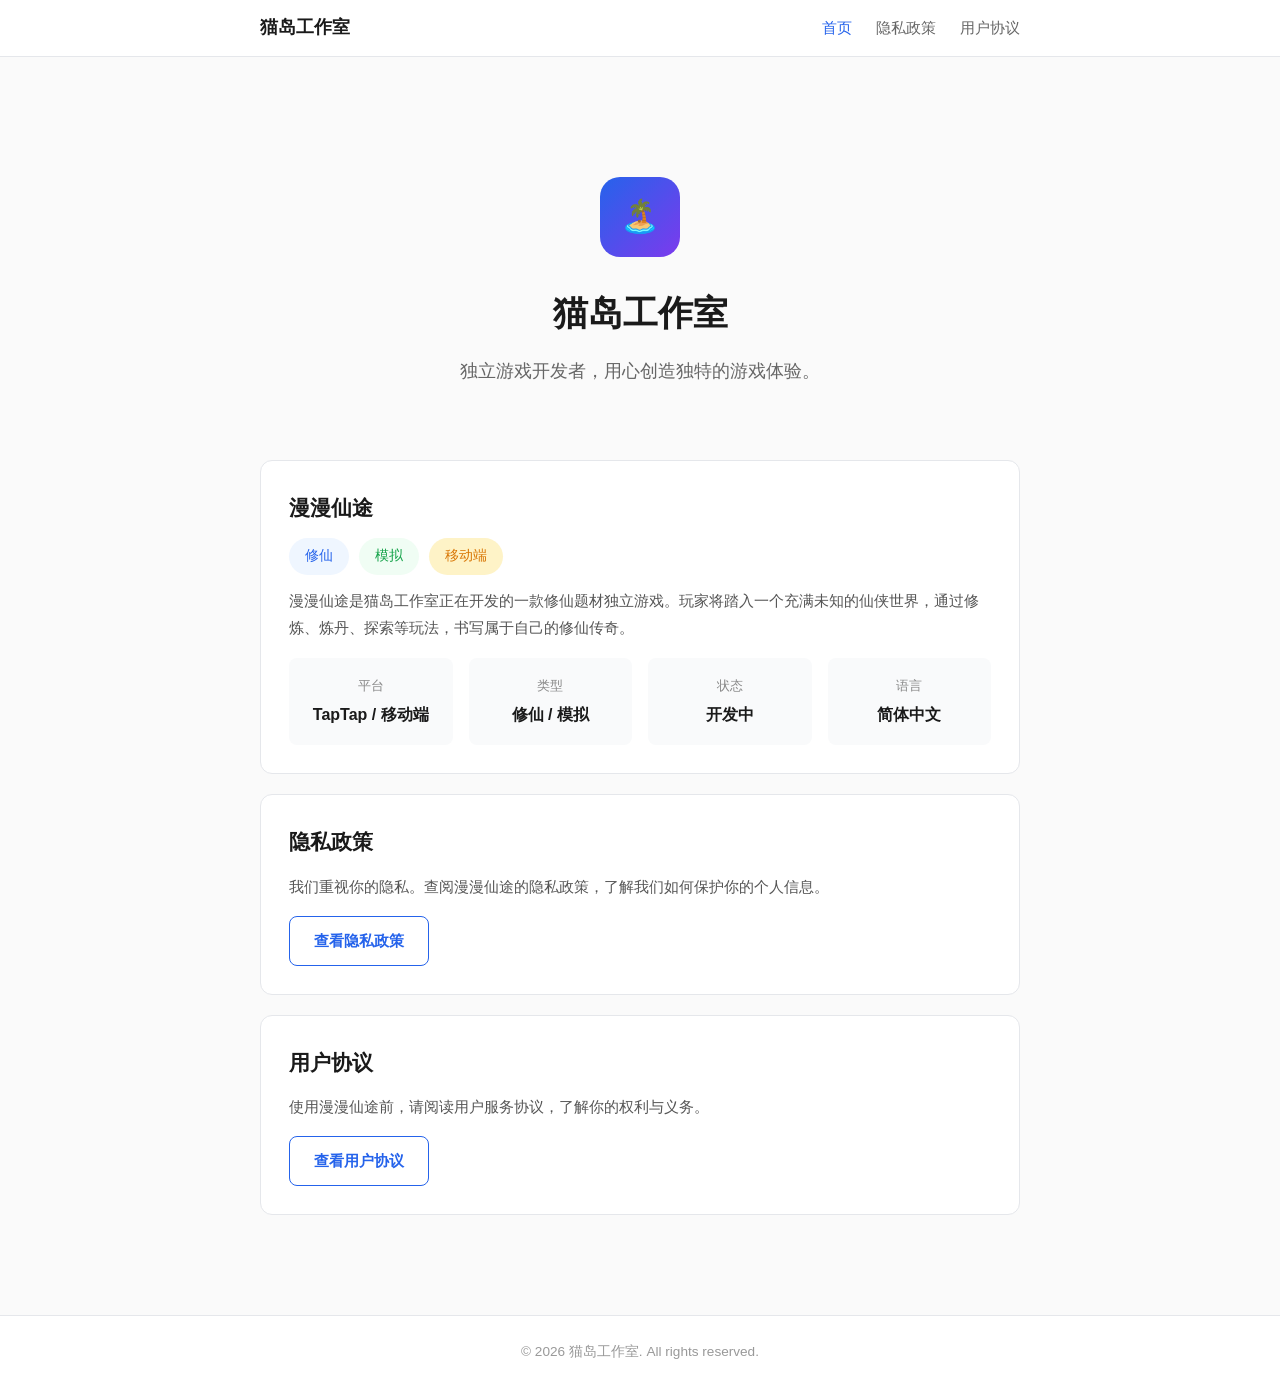
<file: index.html>
<!DOCTYPE html>
<html lang="zh-CN">
<head>
  <meta charset="UTF-8">
  <meta name="viewport" content="width=device-width, initial-scale=1.0">
  <title>猫岛工作室</title>
  <link rel="stylesheet" href="assets/css/style.css">
</head>
<body>

  <nav class="nav">
    <div class="nav-inner">
      <a href="index.html" class="nav-logo">猫岛工作室</a>
      <ul class="nav-links">
        <li><a href="index.html" class="active">首页</a></li>
        <li><a href="privacy.html">隐私政策</a></li>
        <li><a href="terms.html">用户协议</a></li>
      </ul>
    </div>
  </nav>

  <main class="main">

    <section class="hero">
      <div class="hero-icon">🏝️</div>
      <h1>猫岛工作室</h1>
      <p>独立游戏开发者，用心创造独特的游戏体验。</p>
    </section>

    <!-- 游戏项目 -->
    <section class="card">
      <h2>漫漫仙途</h2>
      <p style="margin-bottom: 12px;">
        <span class="hero-badge">修仙</span>
        <span class="hero-badge" style="background: #f0fdf4; color: #16a34a; margin-left: 6px;">模拟</span>
        <span class="hero-badge" style="background: #fef3c7; color: #d97706; margin-left: 6px;">移动端</span>
      </p>
      <p>漫漫仙途是猫岛工作室正在开发的一款修仙题材独立游戏。玩家将踏入一个充满未知的仙侠世界，通过修炼、炼丹、探索等玩法，书写属于自己的修仙传奇。</p>
      <div class="info-grid">
        <div class="info-item">
          <div class="label">平台</div>
          <div class="value">TapTap / 移动端</div>
        </div>
        <div class="info-item">
          <div class="label">类型</div>
          <div class="value">修仙 / 模拟</div>
        </div>
        <div class="info-item">
          <div class="label">状态</div>
          <div class="value">开发中</div>
        </div>
        <div class="info-item">
          <div class="label">语言</div>
          <div class="value">简体中文</div>
        </div>
      </div>
    </section>

    <!-- 隐私政策 -->
    <section class="card">
      <h2>隐私政策</h2>
      <p>我们重视你的隐私。查阅漫漫仙途的隐私政策，了解我们如何保护你的个人信息。</p>
      <p style="margin-top: 16px;">
        <a href="privacy.html" class="btn btn-outline">查看隐私政策</a>
      </p>
    </section>
<!-- 用户协议 -->
    <section class="card">
      <h2>用户协议</h2>
      <p>使用漫漫仙途前，请阅读用户服务协议，了解你的权利与义务。</p>
      <p style="margin-top: 16px;">
        <a href="terms.html" class="btn btn-outline">查看用户协议</a>
      </p>
    </section>

    

  </main>

  <footer class="footer">
    <p>&copy; 2026 猫岛工作室. All rights reserved.</p>
  </footer>

  <script src="assets/js/main.js"></script>
</body>
</html>
</file>
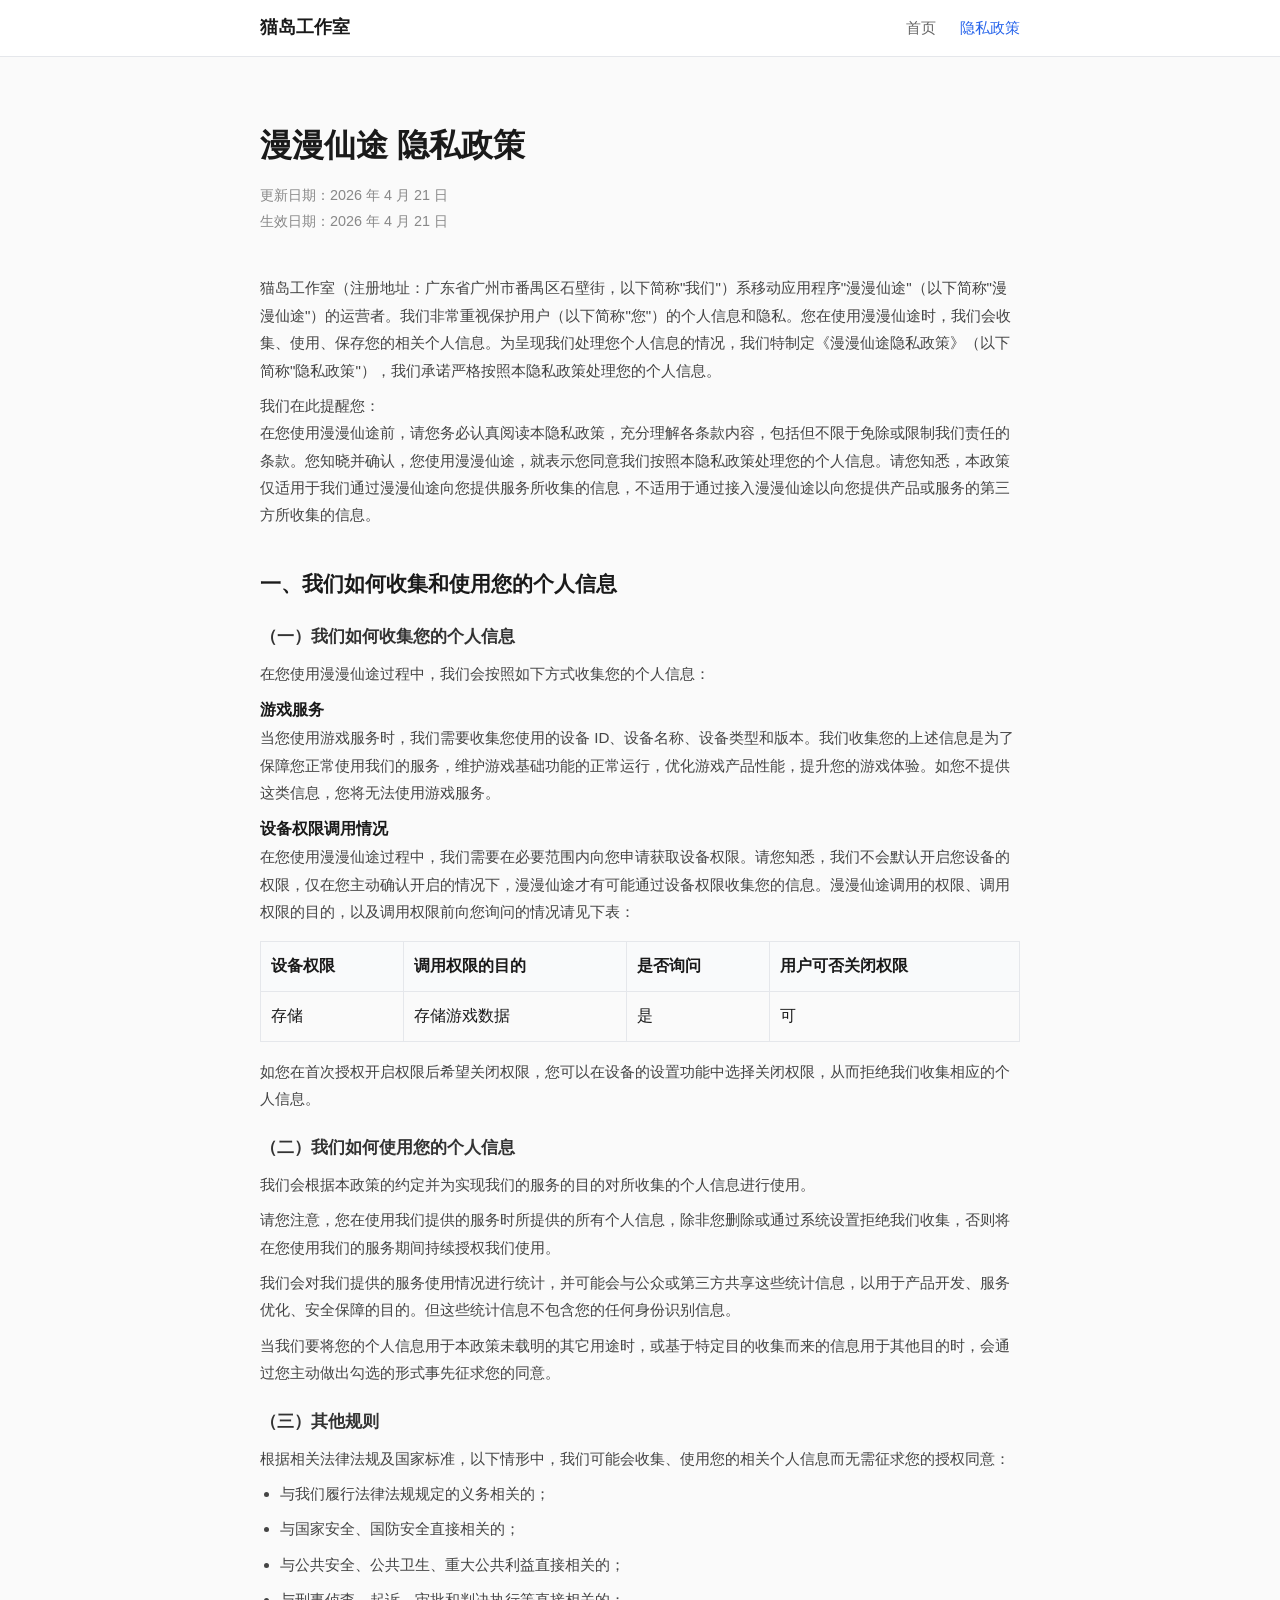
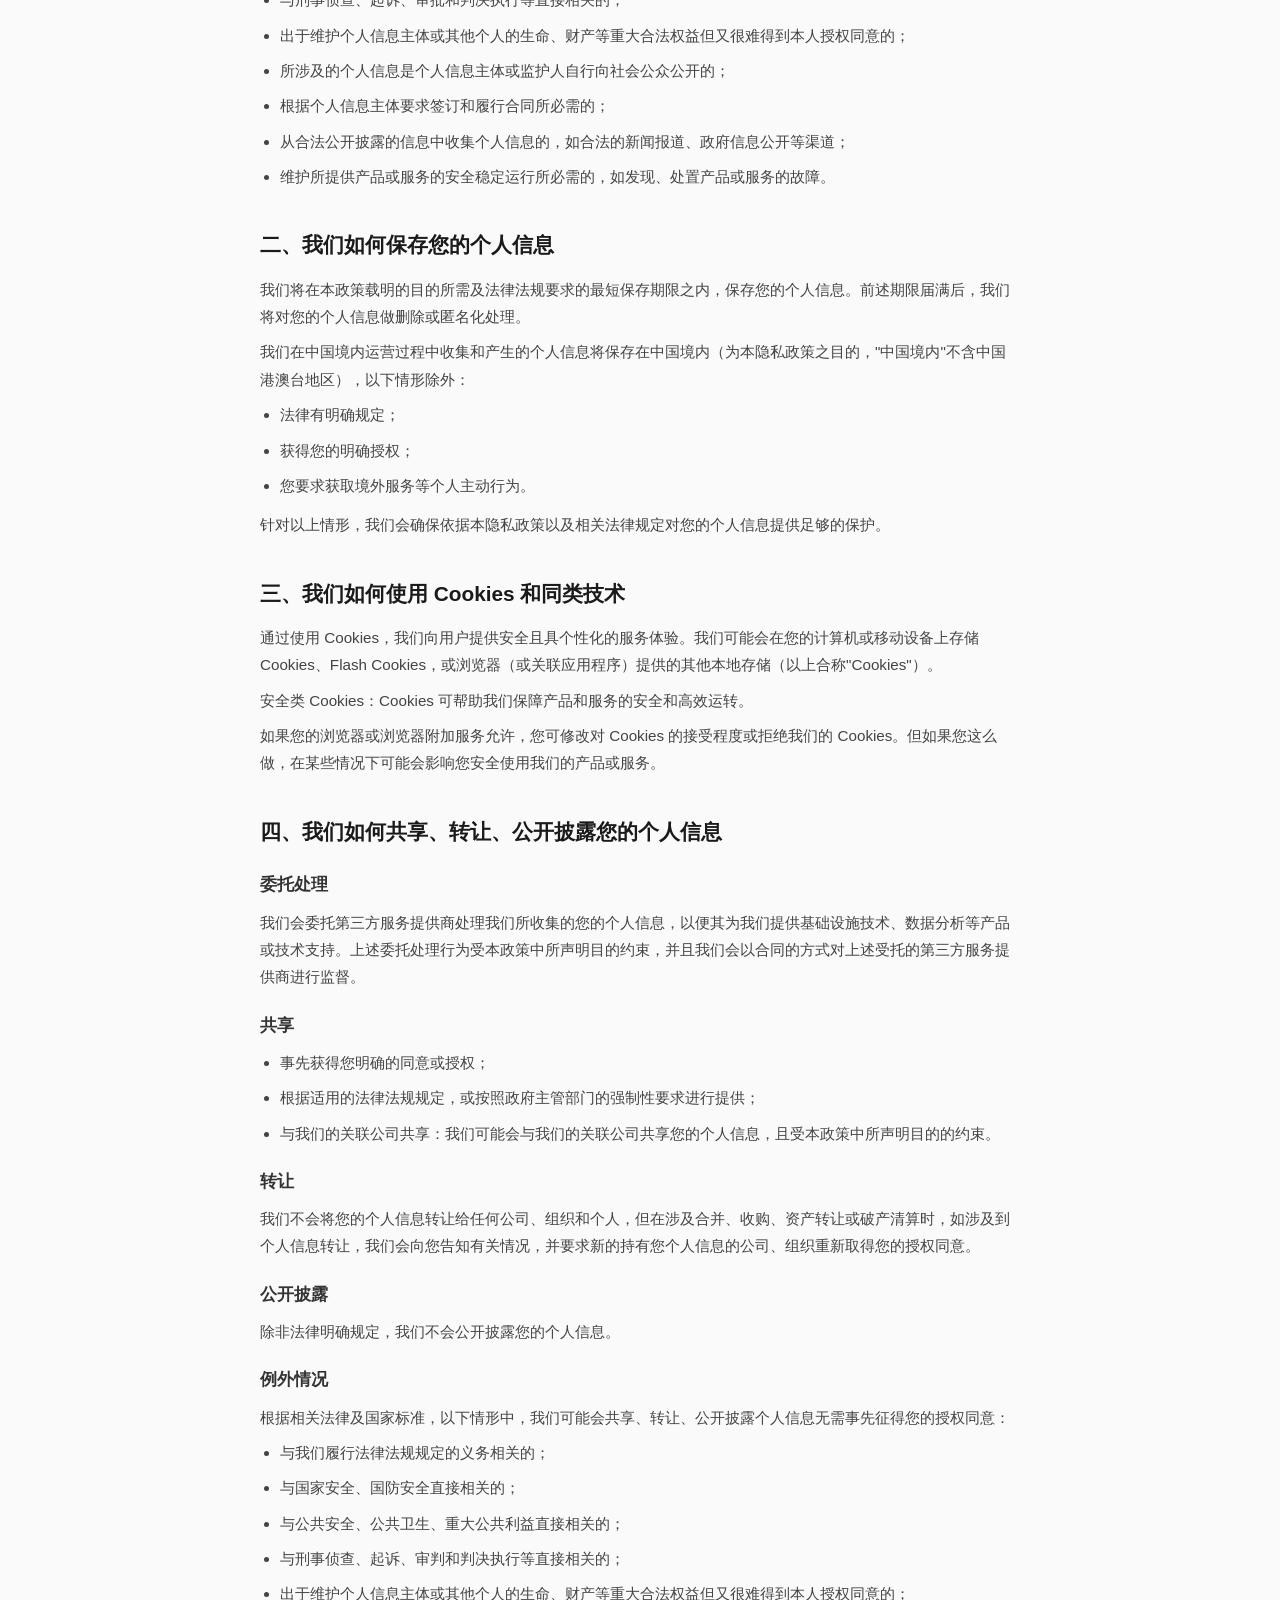
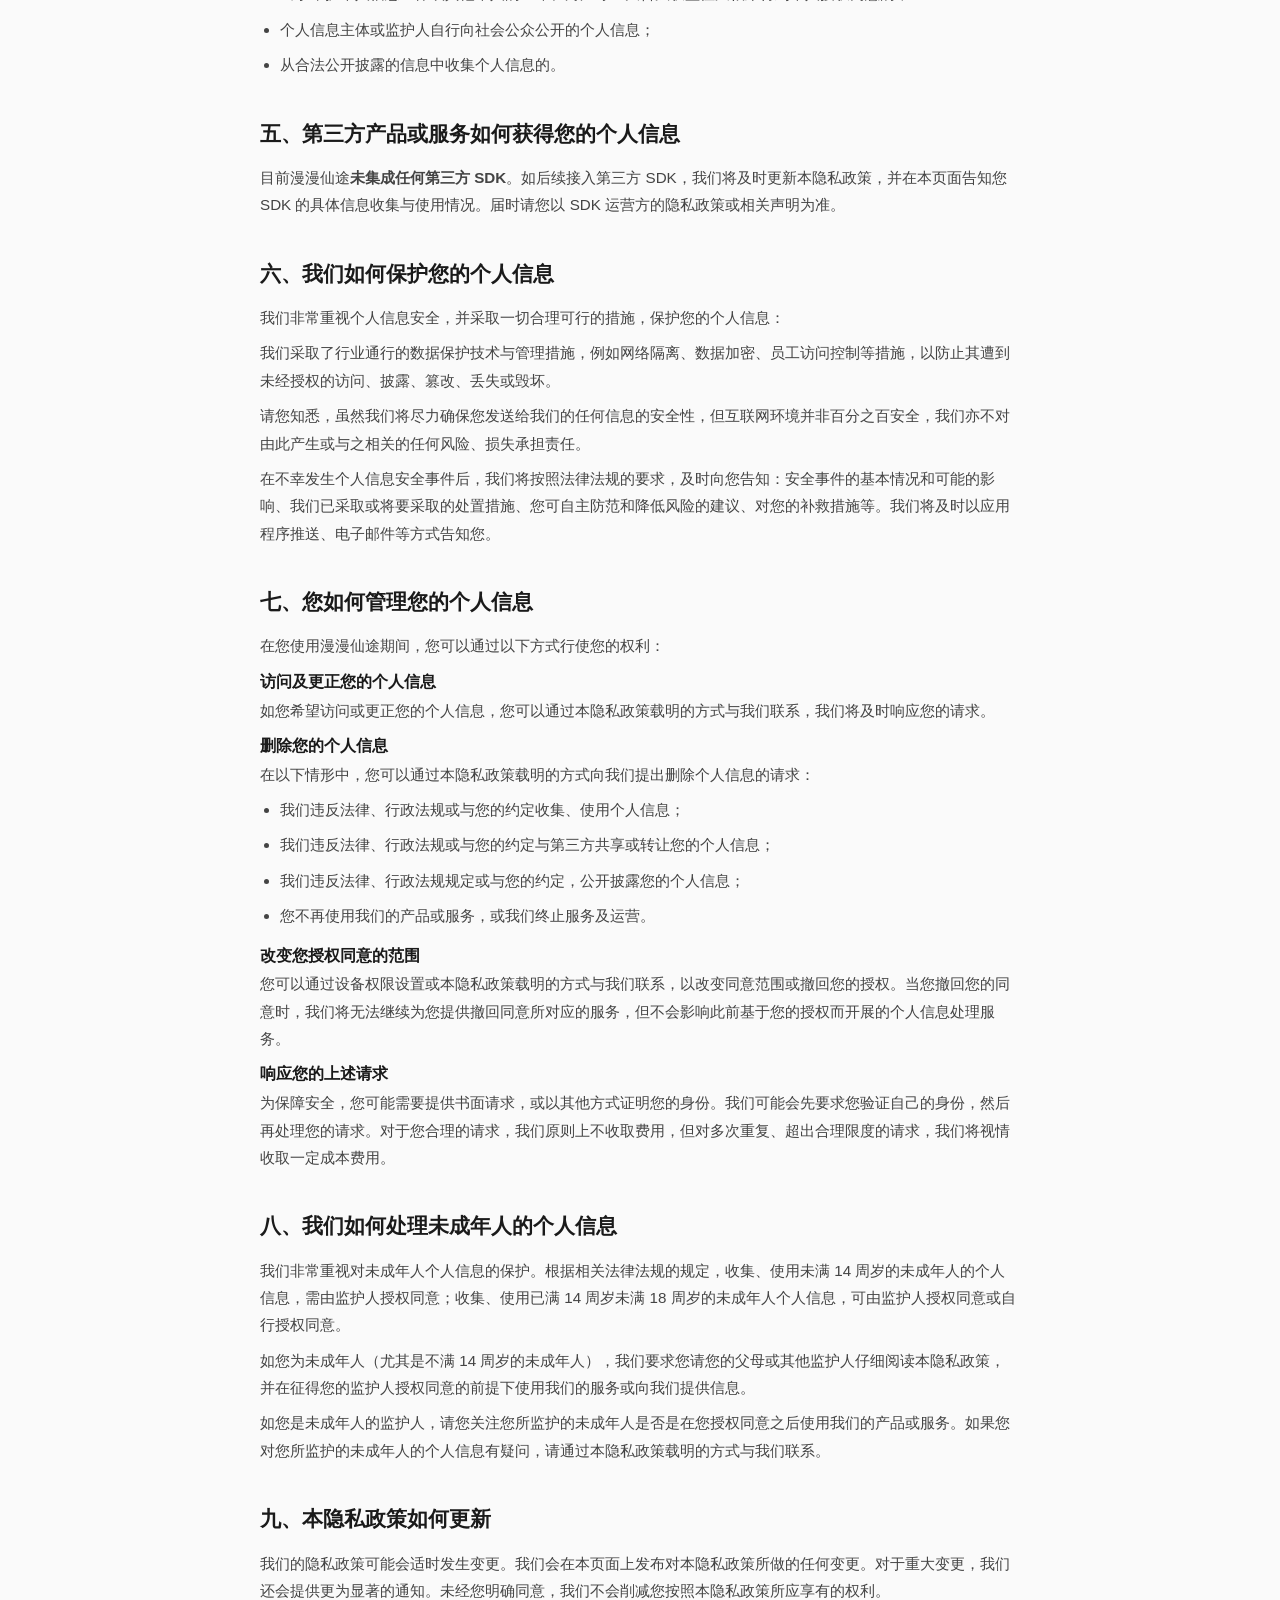
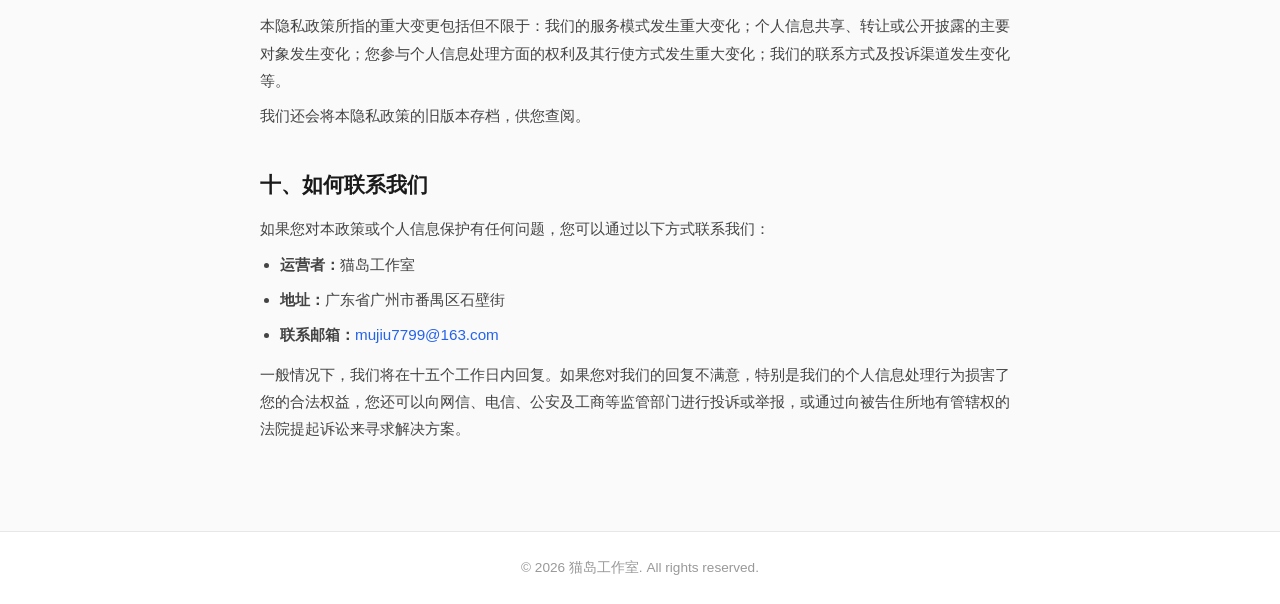
<file: privacy.html>
<!DOCTYPE html>
<html lang="zh-CN">
<head>
  <meta charset="UTF-8">
  <meta name="viewport" content="width=device-width, initial-scale=1.0">
  <title>隐私政策 - 漫漫仙途</title>
  <link rel="stylesheet" href="assets/css/style.css">
</head>
<body>

  <nav class="nav">
    <div class="nav-inner">
      <a href="index.html" class="nav-logo">猫岛工作室</a>
      <ul class="nav-links">
        <li><a href="index.html">首页</a></li>
        <li><a href="privacy.html" class="active">隐私政策</a></li>
      </ul>
    </div>
  </nav>

  <main class="main">
    <article class="policy-content">

      <h1>漫漫仙途 隐私政策</h1>
      <p class="update-date">更新日期：2026 年 4 月 21 日<br>生效日期：2026 年 4 月 21 日</p>

      <p>猫岛工作室（注册地址：广东省广州市番禺区石壁街，以下简称"我们"）系移动应用程序"漫漫仙途"（以下简称"漫漫仙途"）的运营者。我们非常重视保护用户（以下简称"您"）的个人信息和隐私。您在使用漫漫仙途时，我们会收集、使用、保存您的相关个人信息。为呈现我们处理您个人信息的情况，我们特制定《漫漫仙途隐私政策》（以下简称"隐私政策"），我们承诺严格按照本隐私政策处理您的个人信息。</p>

      <p>我们在此提醒您：<br>在您使用漫漫仙途前，请您务必认真阅读本隐私政策，充分理解各条款内容，包括但不限于免除或限制我们责任的条款。您知晓并确认，您使用漫漫仙途，就表示您同意我们按照本隐私政策处理您的个人信息。请您知悉，本政策仅适用于我们通过漫漫仙途向您提供服务所收集的信息，不适用于通过接入漫漫仙途以向您提供产品或服务的第三方所收集的信息。</p>

      <h2>一、我们如何收集和使用您的个人信息</h2>

      <h3>（一）我们如何收集您的个人信息</h3>
      <p>在您使用漫漫仙途过程中，我们会按照如下方式收集您的个人信息：</p>

      <h4>游戏服务</h4>
      <p>当您使用游戏服务时，我们需要收集您使用的设备 ID、设备名称、设备类型和版本。我们收集您的上述信息是为了保障您正常使用我们的服务，维护游戏基础功能的正常运行，优化游戏产品性能，提升您的游戏体验。如您不提供这类信息，您将无法使用游戏服务。</p>

      <h4>设备权限调用情况</h4>
      <p>在您使用漫漫仙途过程中，我们需要在必要范围内向您申请获取设备权限。请您知悉，我们不会默认开启您设备的权限，仅在您主动确认开启的情况下，漫漫仙途才有可能通过设备权限收集您的信息。漫漫仙途调用的权限、调用权限的目的，以及调用权限前向您询问的情况请见下表：</p>

      <table style="width:100%; border-collapse: collapse; margin: 16px 0;">
        <thead>
          <tr style="background: #f9fafb;">
            <th style="border: 1px solid #e5e7eb; padding: 10px; text-align: left;">设备权限</th>
            <th style="border: 1px solid #e5e7eb; padding: 10px; text-align: left;">调用权限的目的</th>
            <th style="border: 1px solid #e5e7eb; padding: 10px; text-align: left;">是否询问</th>
            <th style="border: 1px solid #e5e7eb; padding: 10px; text-align: left;">用户可否关闭权限</th>
          </tr>
        </thead>
        <tbody>
          <tr>
            <td style="border: 1px solid #e5e7eb; padding: 10px;">存储</td>
            <td style="border: 1px solid #e5e7eb; padding: 10px;">存储游戏数据</td>
            <td style="border: 1px solid #e5e7eb; padding: 10px;">是</td>
            <td style="border: 1px solid #e5e7eb; padding: 10px;">可</td>
          </tr>
        </tbody>
      </table>

      <p>如您在首次授权开启权限后希望关闭权限，您可以在设备的设置功能中选择关闭权限，从而拒绝我们收集相应的个人信息。</p>

      <h3>（二）我们如何使用您的个人信息</h3>
      <p>我们会根据本政策的约定并为实现我们的服务的目的对所收集的个人信息进行使用。</p>
      <p>请您注意，您在使用我们提供的服务时所提供的所有个人信息，除非您删除或通过系统设置拒绝我们收集，否则将在您使用我们的服务期间持续授权我们使用。</p>
      <p>我们会对我们提供的服务使用情况进行统计，并可能会与公众或第三方共享这些统计信息，以用于产品开发、服务优化、安全保障的目的。但这些统计信息不包含您的任何身份识别信息。</p>
      <p>当我们要将您的个人信息用于本政策未载明的其它用途时，或基于特定目的收集而来的信息用于其他目的时，会通过您主动做出勾选的形式事先征求您的同意。</p>

      <h3>（三）其他规则</h3>
      <p>根据相关法律法规及国家标准，以下情形中，我们可能会收集、使用您的相关个人信息而无需征求您的授权同意：</p>
      <ul>
        <li>与我们履行法律法规规定的义务相关的；</li>
        <li>与国家安全、国防安全直接相关的；</li>
        <li>与公共安全、公共卫生、重大公共利益直接相关的；</li>
        <li>与刑事侦查、起诉、审批和判决执行等直接相关的；</li>
        <li>出于维护个人信息主体或其他个人的生命、财产等重大合法权益但又很难得到本人授权同意的；</li>
        <li>所涉及的个人信息是个人信息主体或监护人自行向社会公众公开的；</li>
        <li>根据个人信息主体要求签订和履行合同所必需的；</li>
        <li>从合法公开披露的信息中收集个人信息的，如合法的新闻报道、政府信息公开等渠道；</li>
        <li>维护所提供产品或服务的安全稳定运行所必需的，如发现、处置产品或服务的故障。</li>
      </ul>

      <h2>二、我们如何保存您的个人信息</h2>
      <p>我们将在本政策载明的目的所需及法律法规要求的最短保存期限之内，保存您的个人信息。前述期限届满后，我们将对您的个人信息做删除或匿名化处理。</p>
      <p>我们在中国境内运营过程中收集和产生的个人信息将保存在中国境内（为本隐私政策之目的，"中国境内"不含中国港澳台地区），以下情形除外：</p>
      <ul>
        <li>法律有明确规定；</li>
        <li>获得您的明确授权；</li>
        <li>您要求获取境外服务等个人主动行为。</li>
      </ul>
      <p>针对以上情形，我们会确保依据本隐私政策以及相关法律规定对您的个人信息提供足够的保护。</p>

      <h2>三、我们如何使用 Cookies 和同类技术</h2>
      <p>通过使用 Cookies，我们向用户提供安全且具个性化的服务体验。我们可能会在您的计算机或移动设备上存储 Cookies、Flash Cookies，或浏览器（或关联应用程序）提供的其他本地存储（以上合称"Cookies"）。</p>
      <p>安全类 Cookies：Cookies 可帮助我们保障产品和服务的安全和高效运转。</p>
      <p>如果您的浏览器或浏览器附加服务允许，您可修改对 Cookies 的接受程度或拒绝我们的 Cookies。但如果您这么做，在某些情况下可能会影响您安全使用我们的产品或服务。</p>

      <h2>四、我们如何共享、转让、公开披露您的个人信息</h2>

      <h3>委托处理</h3>
      <p>我们会委托第三方服务提供商处理我们所收集的您的个人信息，以便其为我们提供基础设施技术、数据分析等产品或技术支持。上述委托处理行为受本政策中所声明目的约束，并且我们会以合同的方式对上述受托的第三方服务提供商进行监督。</p>

      <h3>共享</h3>
      <ul>
        <li>事先获得您明确的同意或授权；</li>
        <li>根据适用的法律法规规定，或按照政府主管部门的强制性要求进行提供；</li>
        <li>与我们的关联公司共享：我们可能会与我们的关联公司共享您的个人信息，且受本政策中所声明目的的约束。</li>
      </ul>

      <h3>转让</h3>
      <p>我们不会将您的个人信息转让给任何公司、组织和个人，但在涉及合并、收购、资产转让或破产清算时，如涉及到个人信息转让，我们会向您告知有关情况，并要求新的持有您个人信息的公司、组织重新取得您的授权同意。</p>

      <h3>公开披露</h3>
      <p>除非法律明确规定，我们不会公开披露您的个人信息。</p>

      <h3>例外情况</h3>
      <p>根据相关法律及国家标准，以下情形中，我们可能会共享、转让、公开披露个人信息无需事先征得您的授权同意：</p>
      <ul>
        <li>与我们履行法律法规规定的义务相关的；</li>
        <li>与国家安全、国防安全直接相关的；</li>
        <li>与公共安全、公共卫生、重大公共利益直接相关的；</li>
        <li>与刑事侦查、起诉、审判和判决执行等直接相关的；</li>
        <li>出于维护个人信息主体或其他个人的生命、财产等重大合法权益但又很难得到本人授权同意的；</li>
        <li>个人信息主体或监护人自行向社会公众公开的个人信息；</li>
        <li>从合法公开披露的信息中收集个人信息的。</li>
      </ul>

      <h2>五、第三方产品或服务如何获得您的个人信息</h2>
      <p>目前漫漫仙途<strong>未集成任何第三方 SDK</strong>。如后续接入第三方 SDK，我们将及时更新本隐私政策，并在本页面告知您 SDK 的具体信息收集与使用情况。届时请您以 SDK 运营方的隐私政策或相关声明为准。</p>

      <h2>六、我们如何保护您的个人信息</h2>
      <p>我们非常重视个人信息安全，并采取一切合理可行的措施，保护您的个人信息：</p>
      <p>我们采取了行业通行的数据保护技术与管理措施，例如网络隔离、数据加密、员工访问控制等措施，以防止其遭到未经授权的访问、披露、篡改、丢失或毁坏。</p>
      <p>请您知悉，虽然我们将尽力确保您发送给我们的任何信息的安全性，但互联网环境并非百分之百安全，我们亦不对由此产生或与之相关的任何风险、损失承担责任。</p>
      <p>在不幸发生个人信息安全事件后，我们将按照法律法规的要求，及时向您告知：安全事件的基本情况和可能的影响、我们已采取或将要采取的处置措施、您可自主防范和降低风险的建议、对您的补救措施等。我们将及时以应用程序推送、电子邮件等方式告知您。</p>

      <h2>七、您如何管理您的个人信息</h2>
      <p>在您使用漫漫仙途期间，您可以通过以下方式行使您的权利：</p>

      <h4>访问及更正您的个人信息</h4>
      <p>如您希望访问或更正您的个人信息，您可以通过本隐私政策载明的方式与我们联系，我们将及时响应您的请求。</p>

      <h4>删除您的个人信息</h4>
      <p>在以下情形中，您可以通过本隐私政策载明的方式向我们提出删除个人信息的请求：</p>
      <ul>
        <li>我们违反法律、行政法规或与您的约定收集、使用个人信息；</li>
        <li>我们违反法律、行政法规或与您的约定与第三方共享或转让您的个人信息；</li>
        <li>我们违反法律、行政法规规定或与您的约定，公开披露您的个人信息；</li>
        <li>您不再使用我们的产品或服务，或我们终止服务及运营。</li>
      </ul>

      <h4>改变您授权同意的范围</h4>
      <p>您可以通过设备权限设置或本隐私政策载明的方式与我们联系，以改变同意范围或撤回您的授权。当您撤回您的同意时，我们将无法继续为您提供撤回同意所对应的服务，但不会影响此前基于您的授权而开展的个人信息处理服务。</p>

      <h4>响应您的上述请求</h4>
      <p>为保障安全，您可能需要提供书面请求，或以其他方式证明您的身份。我们可能会先要求您验证自己的身份，然后再处理您的请求。对于您合理的请求，我们原则上不收取费用，但对多次重复、超出合理限度的请求，我们将视情收取一定成本费用。</p>

      <h2>八、我们如何处理未成年人的个人信息</h2>
      <p>我们非常重视对未成年人个人信息的保护。根据相关法律法规的规定，收集、使用未满 14 周岁的未成年人的个人信息，需由监护人授权同意；收集、使用已满 14 周岁未满 18 周岁的未成年人个人信息，可由监护人授权同意或自行授权同意。</p>
      <p>如您为未成年人（尤其是不满 14 周岁的未成年人），我们要求您请您的父母或其他监护人仔细阅读本隐私政策，并在征得您的监护人授权同意的前提下使用我们的服务或向我们提供信息。</p>
      <p>如您是未成年人的监护人，请您关注您所监护的未成年人是否是在您授权同意之后使用我们的产品或服务。如果您对您所监护的未成年人的个人信息有疑问，请通过本隐私政策载明的方式与我们联系。</p>

      <h2>九、本隐私政策如何更新</h2>
      <p>我们的隐私政策可能会适时发生变更。我们会在本页面上发布对本隐私政策所做的任何变更。对于重大变更，我们还会提供更为显著的通知。未经您明确同意，我们不会削减您按照本隐私政策所应享有的权利。</p>
      <p>本隐私政策所指的重大变更包括但不限于：我们的服务模式发生重大变化；个人信息共享、转让或公开披露的主要对象发生变化；您参与个人信息处理方面的权利及其行使方式发生重大变化；我们的联系方式及投诉渠道发生变化等。</p>
      <p>我们还会将本隐私政策的旧版本存档，供您查阅。</p>

      <h2>十、如何联系我们</h2>
      <p>如果您对本政策或个人信息保护有任何问题，您可以通过以下方式联系我们：</p>
      <ul>
        <li><strong>运营者：</strong>猫岛工作室</li>
        <li><strong>地址：</strong>广东省广州市番禺区石壁街</li>
        <li><strong>联系邮箱：</strong><a href="mailto:mujiu7799@163.com">mujiu7799@163.com</a></li>
      </ul>
      <p>一般情况下，我们将在十五个工作日内回复。如果您对我们的回复不满意，特别是我们的个人信息处理行为损害了您的合法权益，您还可以向网信、电信、公安及工商等监管部门进行投诉或举报，或通过向被告住所地有管辖权的法院提起诉讼来寻求解决方案。</p>

    </article>
  </main>

  <footer class="footer">
    <p>&copy; 2026 猫岛工作室. All rights reserved.</p>
  </footer>

  <script src="assets/js/main.js"></script>
</body>
</html>
</file>
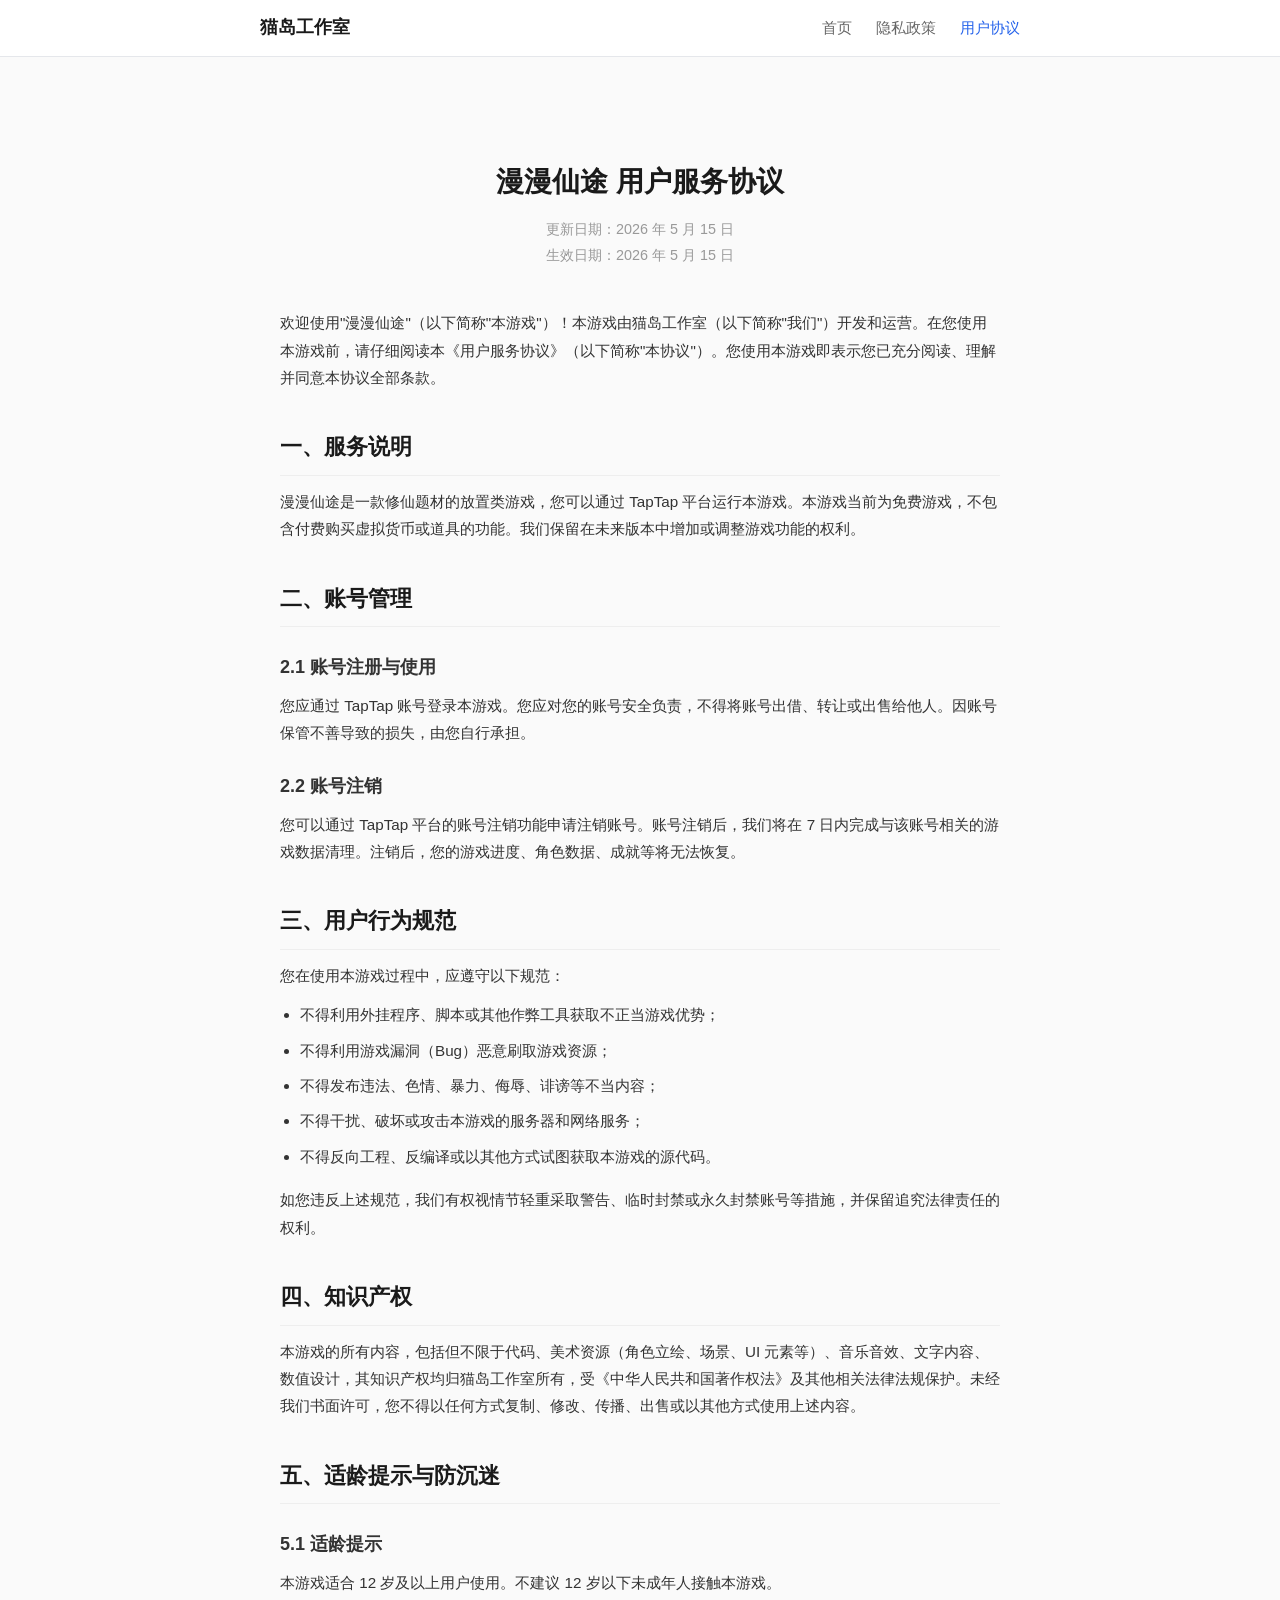
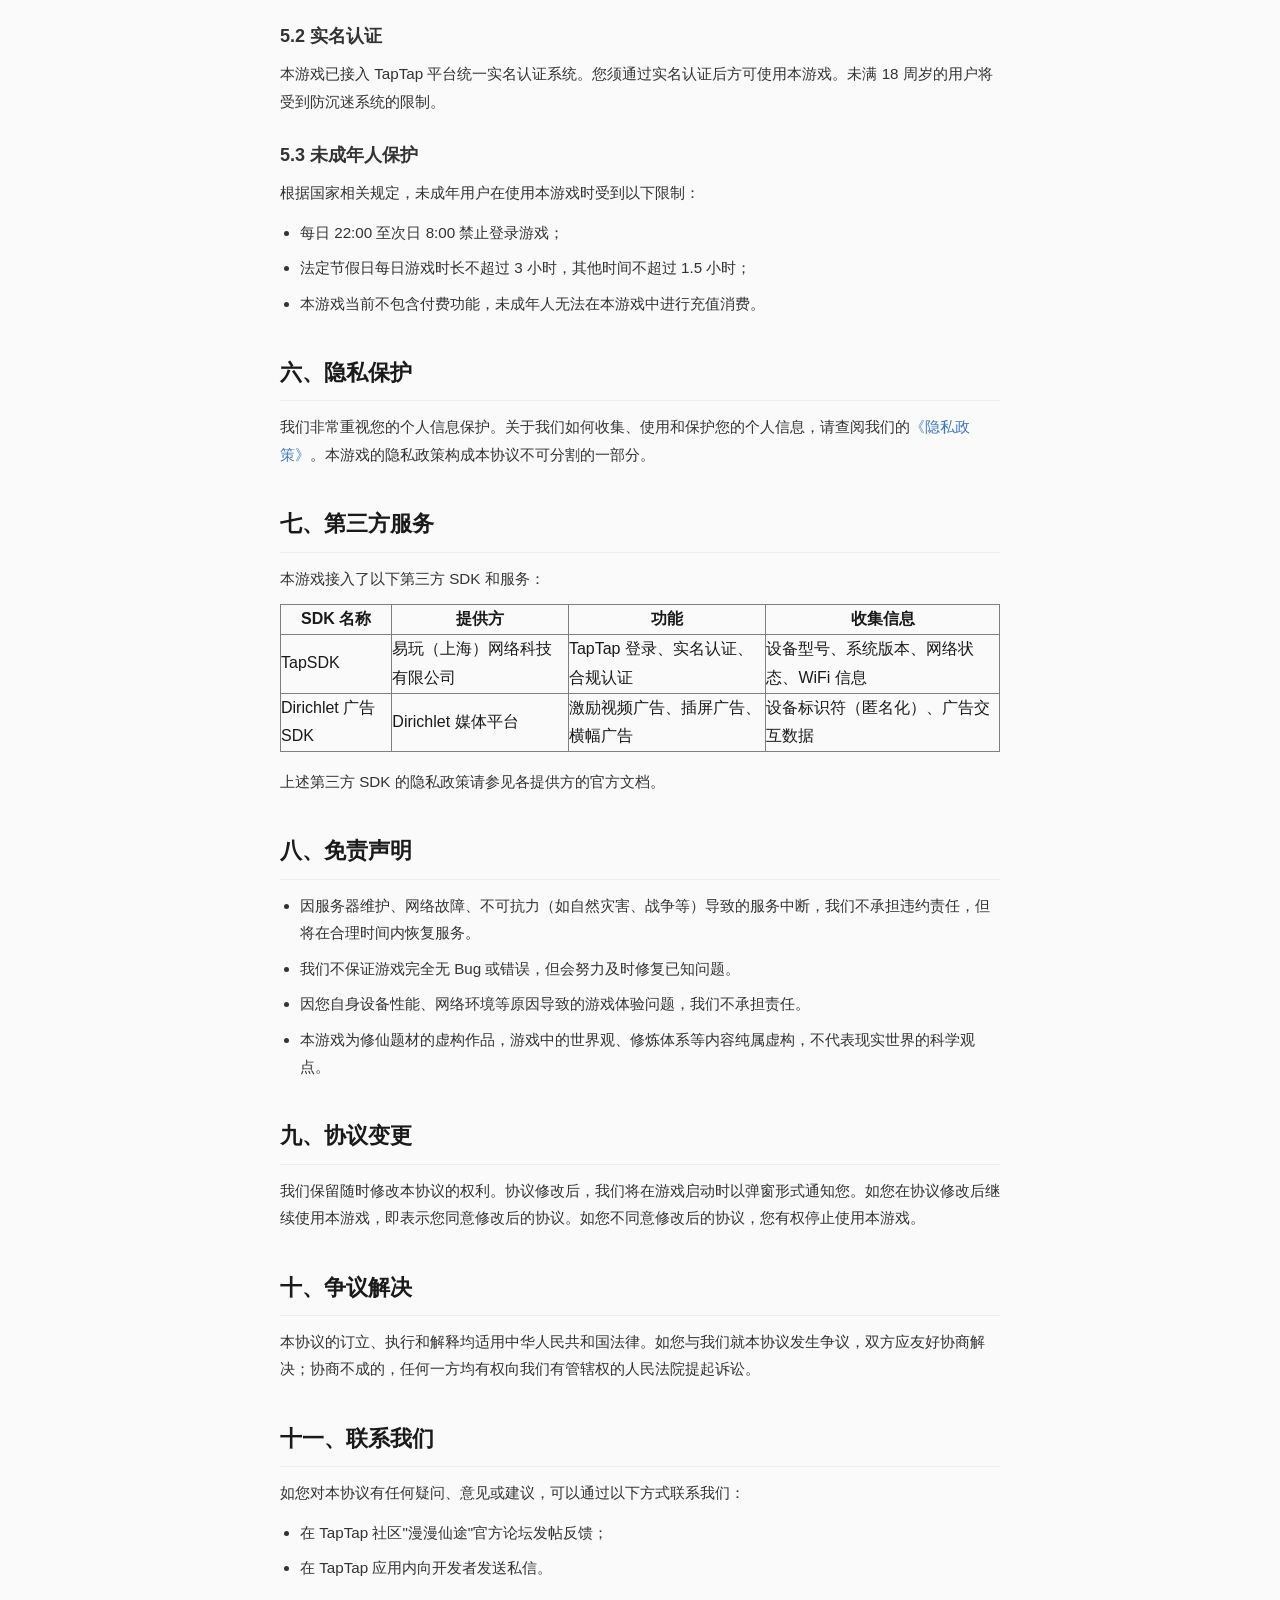
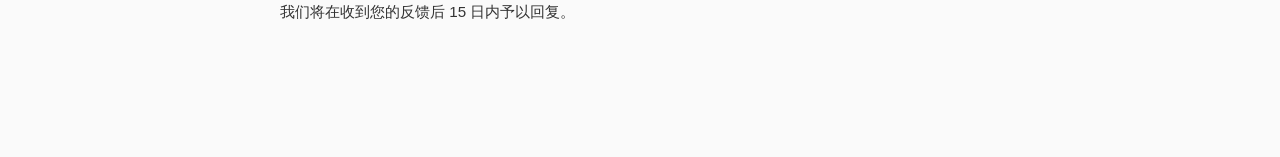
<file: terms.html>
<!DOCTYPE html>
<html lang="zh-CN">
<head>
  <meta charset="UTF-8">
  <meta name="viewport" content="width=device-width, initial-scale=1.0">
  <title>用户协议 - 漫漫仙途</title>
  <link rel="stylesheet" href="assets/css/style.css">
  <style>
    .policy-content { max-width: 800px; margin: 0 auto; padding: 40px 20px; }
    .policy-content h1 { font-size: 28px; text-align: center; margin-bottom: 10px; }
    .policy-content .update-date { text-align: center; color: #999; margin-bottom: 40px; }
    .policy-content h2 { font-size: 22px; margin-top: 36px; margin-bottom: 12px; border-bottom: 1px solid #eee; padding-bottom: 8px; }
    .policy-content h3 { font-size: 18px; margin-top: 24px; }
    .policy-content p { line-height: 1.8; margin-bottom: 12px; color: #333; }
    .policy-content ul { padding-left: 20px; margin-bottom: 16px; }
    .policy-content li { line-height: 1.8; color: #333; }
    .policy-content a { color: #4078c0; }
  </style>
</head>
<body>

  <nav class="nav">
    <div class="nav-inner">
      <a href="index.html" class="nav-logo">猫岛工作室</a>
      <ul class="nav-links">
        <li><a href="index.html">首页</a></li>
        <li><a href="privacy.html">隐私政策</a></li>
        <li><a href="terms.html" class="active">用户协议</a></li>
      </ul>
    </div>
  </nav>

  <main class="main">
    <article class="policy-content">

      <h1>漫漫仙途 用户服务协议</h1>
      <p class="update-date">更新日期：2026 年 5 月 15 日<br>生效日期：2026 年 5 月 15 日</p>

      <p>欢迎使用"漫漫仙途"（以下简称"本游戏"）！本游戏由猫岛工作室（以下简称"我们"）开发和运营。在您使用本游戏前，请仔细阅读本《用户服务协议》（以下简称"本协议"）。您使用本游戏即表示您已充分阅读、理解并同意本协议全部条款。</p>

      <h2>一、服务说明</h2>
      <p>漫漫仙途是一款修仙题材的放置类游戏，您可以通过 TapTap 平台运行本游戏。本游戏当前为免费游戏，不包含付费购买虚拟货币或道具的功能。我们保留在未来版本中增加或调整游戏功能的权利。</p>

      <h2>二、账号管理</h2>
      <h3>2.1 账号注册与使用</h3>
      <p>您应通过 TapTap 账号登录本游戏。您应对您的账号安全负责，不得将账号出借、转让或出售给他人。因账号保管不善导致的损失，由您自行承担。</p>

      <h3>2.2 账号注销</h3>
      <p>您可以通过 TapTap 平台的账号注销功能申请注销账号。账号注销后，我们将在 7 日内完成与该账号相关的游戏数据清理。注销后，您的游戏进度、角色数据、成就等将无法恢复。</p>

      <h2>三、用户行为规范</h2>
      <p>您在使用本游戏过程中，应遵守以下规范：</p>
      <ul>
        <li>不得利用外挂程序、脚本或其他作弊工具获取不正当游戏优势；</li>
        <li>不得利用游戏漏洞（Bug）恶意刷取游戏资源；</li>
        <li>不得发布违法、色情、暴力、侮辱、诽谤等不当内容；</li>
        <li>不得干扰、破坏或攻击本游戏的服务器和网络服务；</li>
        <li>不得反向工程、反编译或以其他方式试图获取本游戏的源代码。</li>
      </ul>
      <p>如您违反上述规范，我们有权视情节轻重采取警告、临时封禁或永久封禁账号等措施，并保留追究法律责任的权利。</p>

      <h2>四、知识产权</h2>
      <p>本游戏的所有内容，包括但不限于代码、美术资源（角色立绘、场景、UI 元素等）、音乐音效、文字内容、数值设计，其知识产权均归猫岛工作室所有，受《中华人民共和国著作权法》及其他相关法律法规保护。未经我们书面许可，您不得以任何方式复制、修改、传播、出售或以其他方式使用上述内容。</p>

      <h2>五、适龄提示与防沉迷</h2>
      <h3>5.1 适龄提示</h3>
      <p>本游戏适合 12 岁及以上用户使用。不建议 12 岁以下未成年人接触本游戏。</p>

      <h3>5.2 实名认证</h3>
      <p>本游戏已接入 TapTap 平台统一实名认证系统。您须通过实名认证后方可使用本游戏。未满 18 周岁的用户将受到防沉迷系统的限制。</p>

      <h3>5.3 未成年人保护</h3>
      <p>根据国家相关规定，未成年用户在使用本游戏时受到以下限制：</p>
      <ul>
        <li>每日 22:00 至次日 8:00 禁止登录游戏；</li>
        <li>法定节假日每日游戏时长不超过 3 小时，其他时间不超过 1.5 小时；</li>
        <li>本游戏当前不包含付费功能，未成年人无法在本游戏中进行充值消费。</li>
      </ul>

      <h2>六、隐私保护</h2>
      <p>我们非常重视您的个人信息保护。关于我们如何收集、使用和保护您的个人信息，请查阅我们的<a href="privacy.html">《隐私政策》</a>。本游戏的隐私政策构成本协议不可分割的一部分。</p>

      <h2>七、第三方服务</h2>
      <p>本游戏接入了以下第三方 SDK 和服务：</p>
      <table border="1" cellpadding="8" cellspacing="0" style="width:100%; border-collapse:collapse; margin-bottom:16px;">
        <tr><th>SDK 名称</th><th>提供方</th><th>功能</th><th>收集信息</th></tr>
        <tr><td>TapSDK</td><td>易玩（上海）网络科技有限公司</td><td>TapTap 登录、实名认证、合规认证</td><td>设备型号、系统版本、网络状态、WiFi 信息</td></tr>
        <tr><td>Dirichlet 广告 SDK</td><td>Dirichlet 媒体平台</td><td>激励视频广告、插屏广告、横幅广告</td><td>设备标识符（匿名化）、广告交互数据</td></tr>
      </table>
      <p>上述第三方 SDK 的隐私政策请参见各提供方的官方文档。</p>

      <h2>八、免责声明</h2>
      <ul>
        <li>因服务器维护、网络故障、不可抗力（如自然灾害、战争等）导致的服务中断，我们不承担违约责任，但将在合理时间内恢复服务。</li>
        <li>我们不保证游戏完全无 Bug 或错误，但会努力及时修复已知问题。</li>
        <li>因您自身设备性能、网络环境等原因导致的游戏体验问题，我们不承担责任。</li>
        <li>本游戏为修仙题材的虚构作品，游戏中的世界观、修炼体系等内容纯属虚构，不代表现实世界的科学观点。</li>
      </ul>

      <h2>九、协议变更</h2>
      <p>我们保留随时修改本协议的权利。协议修改后，我们将在游戏启动时以弹窗形式通知您。如您在协议修改后继续使用本游戏，即表示您同意修改后的协议。如您不同意修改后的协议，您有权停止使用本游戏。</p>

      <h2>十、争议解决</h2>
      <p>本协议的订立、执行和解释均适用中华人民共和国法律。如您与我们就本协议发生争议，双方应友好协商解决；协商不成的，任何一方均有权向我们有管辖权的人民法院提起诉讼。</p>

      <h2>十一、联系我们</h2>
      <p>如您对本协议有任何疑问、意见或建议，可以通过以下方式联系我们：</p>
      <ul>
        <li>在 TapTap 社区"漫漫仙途"官方论坛发帖反馈；</li>
        <li>在 TapTap 应用内向开发者发送私信。</li>
      </ul>
      <p>我们将在收到您的反馈后 15 日内予以回复。</p>

    </article>
  </main>

</body>
</html>
</file>
<file: assets/css/style.css>
/* ========================================
   游戏展示网站 - 简洁现代风
   ======================================== */

/* --- Reset & Base --- */
*, *::before, *::after {
  box-sizing: border-box;
  margin: 0;
  padding: 0;
}

html {
  font-size: 16px;
  scroll-behavior: smooth;
}

body {
  font-family: -apple-system, BlinkMacSystemFont, "Segoe UI", "PingFang SC",
               "Microsoft YaHei", "Helvetica Neue", Arial, sans-serif;
  color: #1a1a1a;
  background: #fafafa;
  line-height: 1.8;
  min-height: 100vh;
  display: flex;
  flex-direction: column;
}

/* --- Navigation --- */
.nav {
  background: #ffffff;
  border-bottom: 1px solid #e5e7eb;
  position: sticky;
  top: 0;
  z-index: 100;
}

.nav-inner {
  max-width: 800px;
  margin: 0 auto;
  padding: 0 20px;
  display: flex;
  align-items: center;
  justify-content: space-between;
  height: 56px;
}

.nav-logo {
  font-size: 1.1rem;
  font-weight: 700;
  color: #1a1a1a;
  text-decoration: none;
}

.nav-links {
  display: flex;
  gap: 24px;
  list-style: none;
}

.nav-links a {
  color: #666;
  text-decoration: none;
  font-size: 0.95rem;
  transition: color 0.2s;
}

.nav-links a:hover,
.nav-links a.active {
  color: #2563eb;
}

/* --- Main Content --- */
.main {
  flex: 1;
  max-width: 800px;
  width: 100%;
  margin: 0 auto;
  padding: 60px 20px 80px;
}

/* --- Hero Section --- */
.hero {
  text-align: center;
  padding: 60px 0 40px;
}

.hero-icon {
  width: 80px;
  height: 80px;
  background: linear-gradient(135deg, #2563eb, #7c3aed);
  border-radius: 20px;
  display: inline-flex;
  align-items: center;
  justify-content: center;
  font-size: 2rem;
  color: #fff;
  margin-bottom: 24px;
}

.hero h1 {
  font-size: 2.2rem;
  font-weight: 800;
  color: #1a1a1a;
  margin-bottom: 12px;
}

.hero p {
  font-size: 1.1rem;
  color: #666;
  max-width: 500px;
  margin: 0 auto 32px;
}

.hero-badge {
  display: inline-block;
  background: #eff6ff;
  color: #2563eb;
  padding: 6px 16px;
  border-radius: 20px;
  font-size: 0.85rem;
  font-weight: 500;
}

/* --- Info Cards --- */
.card {
  background: #ffffff;
  border: 1px solid #e5e7eb;
  border-radius: 12px;
  padding: 28px;
  margin-bottom: 20px;
}

.card h2 {
  font-size: 1.3rem;
  font-weight: 700;
  margin-bottom: 12px;
  color: #1a1a1a;
}

.card p {
  color: #555;
  font-size: 0.95rem;
}

.info-grid {
  display: grid;
  grid-template-columns: repeat(auto-fit, minmax(160px, 1fr));
  gap: 16px;
  margin-top: 16px;
}

.info-item {
  text-align: center;
  padding: 16px;
  background: #f9fafb;
  border-radius: 8px;
}

.info-item .label {
  font-size: 0.8rem;
  color: #888;
  margin-bottom: 4px;
}

.info-item .value {
  font-size: 1rem;
  font-weight: 600;
  color: #1a1a1a;
}

/* --- Privacy Policy Content --- */
.policy-content h1 {
  font-size: 2rem;
  font-weight: 800;
  margin-bottom: 8px;
}

.policy-content .update-date {
  color: #888;
  font-size: 0.9rem;
  margin-bottom: 40px;
}

.policy-content h2 {
  font-size: 1.3rem;
  font-weight: 700;
  margin: 36px 0 12px;
  color: #1a1a1a;
}

.policy-content h3 {
  font-size: 1.05rem;
  font-weight: 600;
  margin: 20px 0 8px;
  color: #333;
}

.policy-content p,
.policy-content li {
  color: #444;
  font-size: 0.95rem;
  margin-bottom: 8px;
}

.policy-content ul {
  padding-left: 20px;
  margin-bottom: 12px;
}

.policy-content a {
  color: #2563eb;
  text-decoration: none;
}

.policy-content a:hover {
  text-decoration: underline;
}

/* --- Footer --- */
.footer {
  border-top: 1px solid #e5e7eb;
  padding: 24px 20px;
  text-align: center;
  color: #999;
  font-size: 0.85rem;
  background: #ffffff;
}

/* --- Buttons --- */
.btn {
  display: inline-block;
  padding: 10px 24px;
  border-radius: 8px;
  font-size: 0.95rem;
  font-weight: 600;
  text-decoration: none;
  transition: all 0.2s;
  cursor: pointer;
}

.btn-primary {
  background: #2563eb;
  color: #fff;
  border: none;
}

.btn-primary:hover {
  background: #1d4ed8;
}

.btn-outline {
  background: #fff;
  color: #2563eb;
  border: 1.5px solid #2563eb;
}

.btn-outline:hover {
  background: #eff6ff;
}

/* --- Back to Top --- */
.back-link {
  display: inline-block;
  color: #2563eb;
  text-decoration: none;
  font-size: 0.9rem;
  margin-bottom: 20px;
}

.back-link:hover {
  text-decoration: underline;
}

/* --- Responsive --- */
@media (max-width: 640px) {
  .hero h1 {
    font-size: 1.6rem;
  }

  .hero p {
    font-size: 1rem;
  }

  .card {
    padding: 20px;
  }

  .main {
    padding: 40px 16px 60px;
  }

  .info-grid {
    grid-template-columns: 1fr 1fr;
  }
}
</file>
